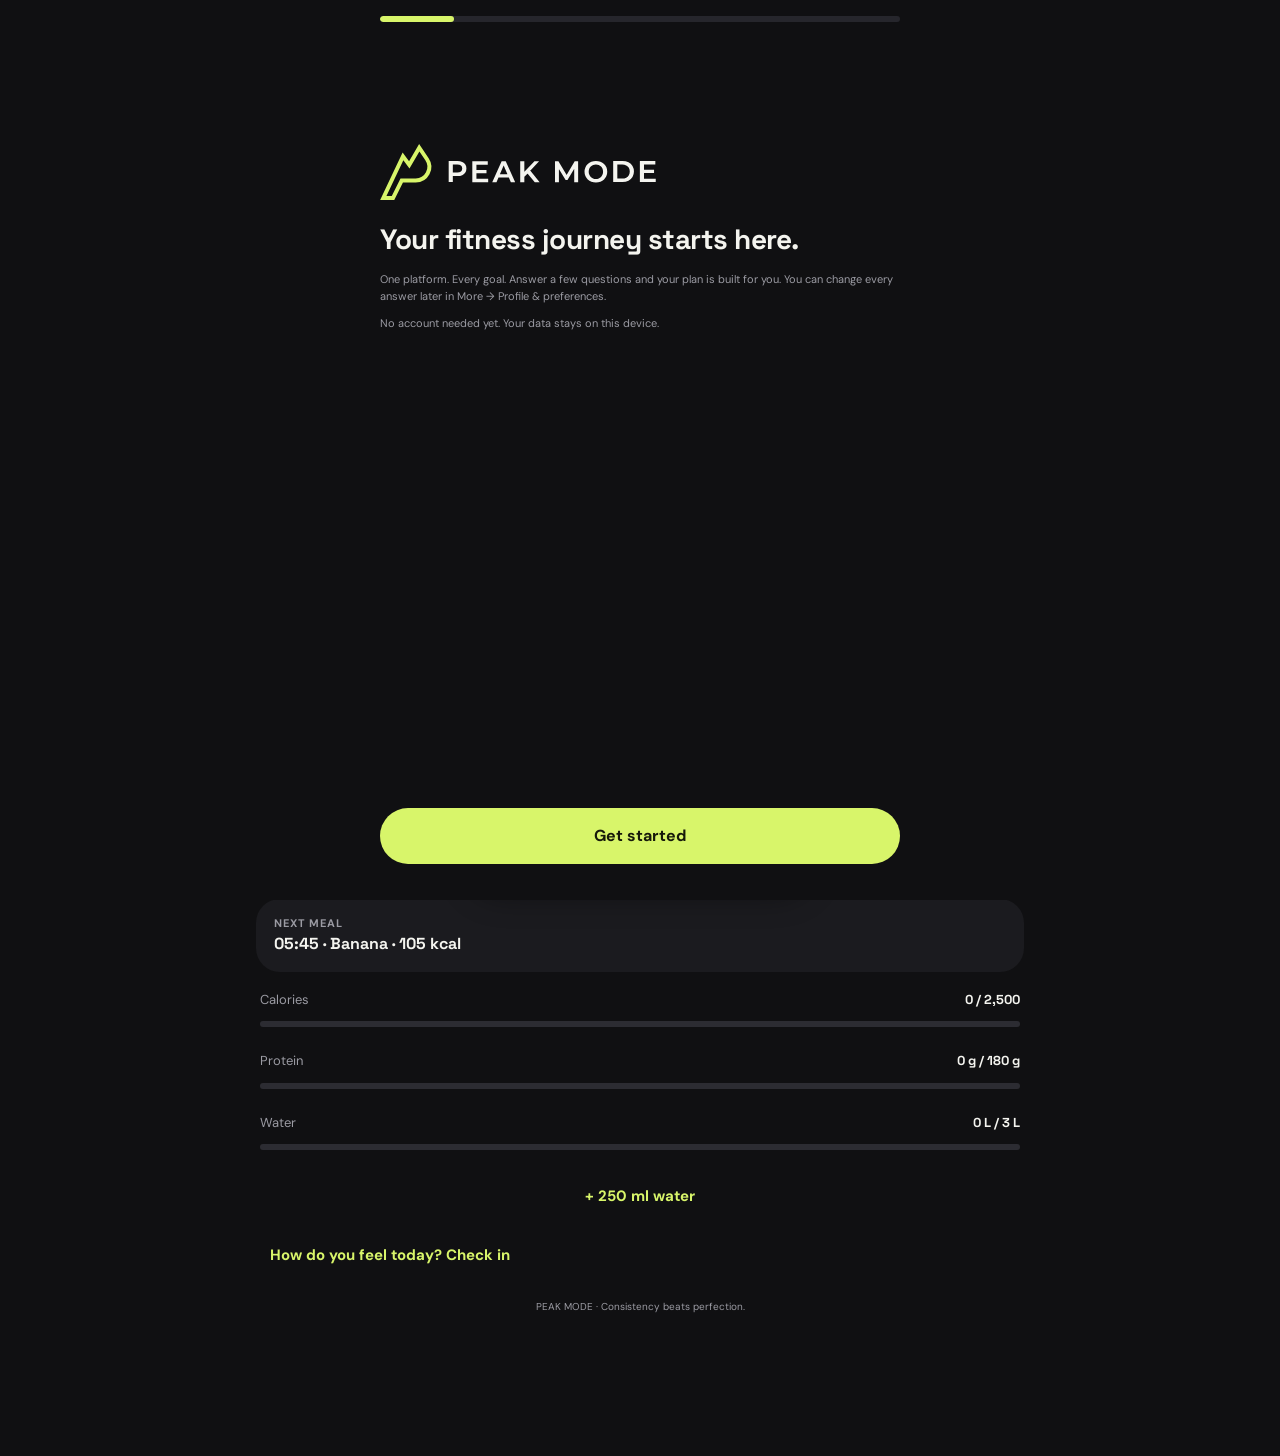
<file: index.html>
<!doctype html><html lang="en"><head><meta charset="utf-8"><script>try{document.documentElement.dataset.theme=JSON.parse(localStorage.getItem("peakModeLifetimeV1")||"{}").theme||"volt"}catch(e){}</script><meta name="viewport" content="width=device-width,initial-scale=1,viewport-fit=cover"><meta name="theme-color" content="#101012"><link rel="manifest" href="manifest.webmanifest"><link rel="icon" href="icon.svg" type="image/svg+xml"><link rel="apple-touch-icon" href="apple-touch-icon.png"><link rel="stylesheet" href="styles.css"><link rel="stylesheet" href="extras.css"><link rel="stylesheet" href="ui.css"><title>PEAK MODE</title></head><body><main class="app"><header><div><small id="greetSmall">PEAK MODE</small><h1 id="greet">Hi</h1></div><button id="settings">⚙</button></header><section class="hero"><div><small id="date"></small><h2>Build your best self.</h2><p id="phase">Train strong. Eat smart. Live better.</p></div><div class="streak"><b id="streak">0</b><small>DAY STREAK</small></div></section><div id="weekStrip"></div><nav><button class="active" data-page="today">Today</button><button data-page="food">Nutrition</button><button data-page="gym">Workout</button><button data-page="run">Run</button><button data-page="coach">Coach</button><button data-page="library">Library</button><button data-page="physique">Physique</button><button data-page="progress">Progress</button></nav>
<section id="today" class="page active"><div class="stats"><article><small>Calories</small><b>2,500</b><small>kcal target</small></article><article><small>Protein</small><b>180g</b><small>daily target</small></article><article><small>Water</small><b id="waterText">0 / 3L</b><small>hydration</small></article><article><small>Steps</small><b>8–10k</b><small>daily target</small></article></div><article class="card c-lime"><small>TRAINING</small><h3 id="todayWorkout">Upper Strength</h3><p id="todayDesc"></p><div id="todayExercises"></div><button class="primary" data-open="gym">Open workout</button></article><article class="card c-lav"><small>TODAY'S PLAN</small><h3>Training recommendation</h3><div id="coachToday"></div><button class="secondary" data-open="coach">Open check-in</button></article><article class="card"><small>TODAY'S INTAKE</small><h3>Calories and protein</h3><div id="intake"></div><p class="hint warn" id="backupNote" hidden>No recent backup. Photos and logs live only on this device, so export one in Progress → Backup.</p></article><article class="card" id="weekBars"></article><article class="card"><small>TODAY'S FOOD</small><h3>Meal schedule</h3><div id="todayMeals"></div><div id="customMeals"></div><button class="secondary" id="addMeal">+ Add another meal</button> <button class="secondary" data-open="food">Recipes & meal prep</button></article><article class="card"><small>HYDRATION</small><h3>Water tracker <span id="waterPct"></span></h3><div class="track"><i id="waterBar"></i></div><button class="secondary" id="add250">+250 ml</button> <button class="secondary" id="add500">+500 ml</button> <button class="link" id="resetWater">Reset</button><p class="hint">3 L is a starting target. Adjust for heat, sweating and thirst; don't force excessive water.</p></article><article class="card"><small>DAILY CHECKLIST</small><h3>Win the day</h3><div id="checks"></div></article></section>
<section id="food" class="page"><h2>Eat to perform</h2><article class="card"><div class="stats"><article><small>Calories</small><b>~2,500</b></article><article><small>Protein</small><b>~180g</b></article></div><p class="hint">Starting estimates. Actual calories and protein vary with fish type, edible portion, oil, coconut and recipes. Track your 7-day average weight for 2–3 weeks before adjusting.</p><div class="row"><button class="secondary" id="prevMenu">← Previous day</button><b id="menuTitle">Menu day 1 / 7</b><button class="secondary" id="nextMenu">Next day →</button></div><div id="menuMeals"></div></article><article class="card"><small>SUNDAY RESET</small><h3>90-minute prep plan</h3><div id="sunPrep"></div></article><article class="card"><small>MEAL PREPARATION</small><h3>Prep once, eat well</h3><div id="prep"></div></article><article class="card"><small>SHOPPING</small><h3>Weekly grocery list</h3><button class="link" id="copyList">Copy list</button><div id="groceries"></div></article></section>
<section id="gym" class="page"><h2>Strength + athleticism</h2><article class="card"><small>REST TIMER</small><div class="row"><b id="restClock" class="clock">0:00</b><div id="restBtns"><button class="secondary" data-s="60">1:00</button> <button class="secondary" data-s="90">1:30</button> <button class="secondary" data-s="120">2:00</button> <button class="secondary" data-s="180">3:00</button></div></div></article><article class="card" id="music"><small>WORKOUT MUSIC</small><h3>Your playlist</h3><div class="row2"><input id="plUrl" placeholder="Paste a Spotify or YouTube playlist link" aria-label="Playlist link"><button class="secondary" id="plSave">Save</button></div><div id="plEmbed"></div><div class="chips"><a href="https://open.spotify.com/search/workout%20motivation" target="_blank" rel="noopener">Spotify: workout</a><a href="https://www.youtube.com/results?search_query=gym+workout+music+mix" target="_blank" rel="noopener">YouTube: gym mix</a><a href="https://www.youtube.com/results?search_query=malayalam+gym+workout+songs" target="_blank" rel="noopener">Malayalam gym</a><a href="https://www.youtube.com/results?search_query=hip+hop+workout+mix" target="_blank" rel="noopener">Hip-hop</a></div><h3>Songs on this device</h3><p class="hint">Add songs you already own (MP3, M4A). They play offline and keep going with the screen locked.</p><audio id="aud" preload="none"></audio><div class="player"><div id="npTitle">Nothing playing</div><div class="ctl"><button id="mPrev" aria-label="Previous">Prev</button><button id="mPlay" aria-label="Play or pause">Play</button><button id="mNext" aria-label="Next">Next</button><button id="mShuf" aria-pressed="false" aria-label="Shuffle">Shuffle</button></div></div><div id="trackList"></div><label class="secondary file">Add songs<input id="addTracks" type="file" accept="audio/*" multiple></label></article><article class="card"><div class="row"><button class="secondary" id="prevWorkout">← Day</button><b id="workDay"></b><button class="secondary" id="nextWorkout">Day →</button></div><h3 id="workTitle"></h3><p id="workDesc"></p><div id="exerciseList"></div></article><article class="card"><small>PROGRESSION</small><h3>Your 90-day ramp</h3><p class="hint" id="rampNow"></p><ul id="rampList"><li>Weeks 1–2: return gradually, 3 reps in reserve, technique first.</li><li>Weeks 3–5: add reps, then small weight increases when every set is clean.</li><li>Week 6: deload; reduce sets by 40–50%.</li><li>Weeks 7–10: build steadily, usually 1–2 reps in reserve.</li><li>Week 11: consolidate and reduce fatigue.</li><li>Weeks 12–13: maintain strength; no forced max attempts.</li><li>After day 90: continue the weekly structure and schedule easier weeks every 5–8 weeks or as fatigue requires.</li></ul><p class="hint">Start conservatively after your training break. Avoid max attempts. Stop for sharp pain and adjust volume if recovery deteriorates.</p></article></section>
<section id="coach" class="page"><h2>Coach</h2><div id="coachBody"></div></section>
<section id="run" class="page"><h2>Run</h2><div id="runBody"></div></section>
<section id="library" class="page"><h2>Exercise library</h2><article class="card"><input id="lSearch" type="search" placeholder="Search exercises or muscles" aria-label="Search exercises"><div class="chips2" id="lMuscle"></div><div class="chips2" id="lEq"></div><div class="chips2" id="lLvl"></div><p class="hint" id="lStatus">Open this tab with internet once to load the library.</p><div id="lList"></div><button class="secondary" id="lMore" hidden>Show more</button><p class="hint">Exercise data and images: Free Exercise DB (public domain). Each demo shows start and end positions, not video.</p></article></section>
<section id="physique" class="page"><h2>Physique</h2><article class="card"><small>DAILY PHOTO</small><h3>Today’s check-in</h3><div class="seg" id="poseSeg"><button class="on" data-pose="Front">Front</button><button data-pose="Side">Side</button><button data-pose="Back">Back</button></div><p class="hint">Same spot, same light, same time of day, ideally in the morning before eating. Photos stay on this device.</p><p id="photoStatus" class="hint"></p><button class="primary" id="addPhoto">Take or choose photo</button></article><article class="card"><small>COMPARE</small><h3>Start vs latest</h3><div id="cmp"></div></article><article class="card"><small>TIMELINE</small><h3>All photos</h3><div id="gallery" class="gal"></div></article></section>
<section id="progress" class="page"><h2>Your progress</h2><article class="card"><small>BODY CHECK-IN</small><h3>Log measurements</h3><div class="form"><label>Weight kg<input id="weight" type="number" step=".1" placeholder="89.7"></label><label>Waist cm<input id="waist" type="number" step=".1"></label><label>Chest cm<input id="chest" type="number" step=".1"></label><label>Arm cm<input id="arm" type="number" step=".1"></label></div><button class="primary" id="saveMeasure">Save check-in</button><div id="wChart"></div><div id="measureHistory"></div></article><article class="card"><small>STRENGTH LOG</small><h3>Record a lift</h3><div class="form"><label>Exercise<select id="liftName"><option>Bench press</option><option>Squat</option><option>Deadlift</option><option>Overhead press</option><option>Barbell row</option></select></label><label>Weight kg<input id="liftWeight" type="number" step=".5"></label><label>Reps<input id="liftReps" type="number"></label><label>Sets<input id="liftSets" type="number"></label></div><button class="primary" id="saveLift">Save lift</button><div id="liftHistory"></div></article><article class="card"><small>BACKUP & RESTORE</small><p class="hint">Data is stored only in this browser on this device. Export backups regularly. GitHub Pages does not sync records between devices.</p><button class="secondary" id="export">Export backup</button> <label class="secondary file">Import backup<input id="import" type="file" accept="application/json"></label></article></section>
<footer>PEAK MODE · Consistency beats perfection.</footer></main><dialog id="settingsDialog"><div class="row"><h2>Daily reminders</h2><button id="close">✕</button></div><label>Workout<input id="tWorkout" type="time" value="05:45"></label><label>Breakfast<input id="tBreakfast" type="time" value="08:00"></label><label>Lunch<input id="tLunch" type="time" value="13:00"></label><label>Snack<input id="tSnack" type="time" value="16:30"></label><label>Dinner<input id="tDinner" type="time" value="20:00"></label><button class="primary" id="editProfile" type="button">Edit profile &amp; preferences</button><label>Your name<input id="tName" maxlength="24" autocomplete="given-name"></label><label>Theme<select id="tTheme"><option value="volt">Volt</option><option value="sunset">Sunset</option><option value="ember">Ember</option><option value="ocean">Ocean</option><option value="violet">Violet</option><option value="light">Light</option></select></label><label>Calorie target<input id="tKcal" type="number" inputmode="numeric"></label><label>Protein target (g)<input id="tProt" type="number" inputmode="numeric"></label><label>Water interval<select id="waterInterval"><option value="60">60 minutes</option><option value="90" selected>90 minutes</option><option value="120">2 hours</option></select></label><button class="primary" id="saveSettings">Save reminder times</button><button class="secondary" id="enable">Enable notifications</button><p class="hint">Notifications can fire while the app is open. Background notifications after iOS suspends/closes the app are not guaranteed with GitHub Pages alone; reliable push requires a push service/backend.</p></dialog><dialog id="recipeDialog"><div class="row"><h2 id="rTitle"></h2><button id="rClose" aria-label="Close">✕</button></div><div id="rBody"></div></dialog><dialog id="mealDialog"><div class="row"><h2>Add a meal</h2><button id="mClose" aria-label="Close">✕</button></div><label>What did you eat<input id="mName"></label><div class="form"><label>Calories (approx.)<input id="mKcal" type="number" inputmode="numeric"></label><label>Protein (g)<input id="mProt" type="number" inputmode="numeric"></label></div><button class="primary" id="mSave">Save meal</button></dialog><dialog id="photoDialog"><div class="row"><b id="pInfo"></b><button id="pClose" aria-label="Close">✕</button></div><img id="pImg" alt="" class="big"><button class="secondary" id="pDel">Delete photo</button></dialog><div id="toast"></div><script src="logo.js"></script><script src="app.js"></script><script src="extras.js"></script><script src="music.js"></script><script src="coach.js"></script><script src="plan.js"></script><script src="library.js"></script><script src="food.js"></script><script src="ui.js"></script><script src="run.js"></script><script src="flow.js"></script><script src="session.js"></script><script src="onboard.js"></script><script src="backup.js"></script><script src="safety.js"></script><script src="learn-data.js"></script><script src="learn.js"></script><script src="diag.js"></script><script>if('serviceWorker'in navigator)addEventListener('load',()=>navigator.serviceWorker.register('./sw.js').catch(()=>{}));</script></body></html>
</file>
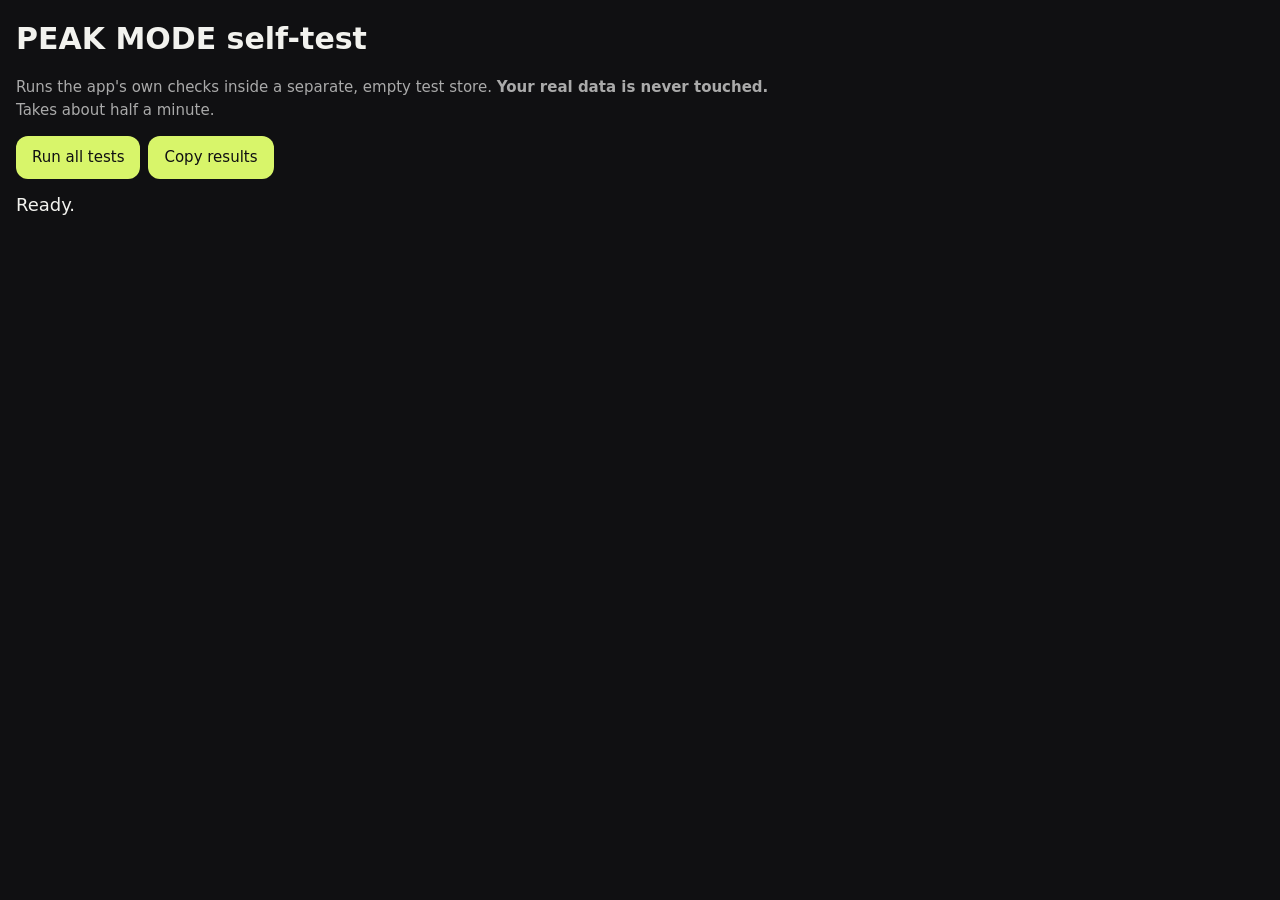
<file: tests.html>
<!doctype html>
<html lang="en"><head><meta charset="utf-8"><meta name="viewport" content="width=device-width,initial-scale=1"><title>PEAK MODE self-test</title>
<style>body{font:15px/1.5 system-ui,sans-serif;margin:0;padding:16px;background:#101012;color:#f2f2ee;max-width:760px}h1{margin:0 0 4px}h2{margin:18px 0 6px;font-size:16px;color:#d8f56a}button{font:inherit;padding:10px 16px;border-radius:12px;border:0;background:#d8f56a;color:#101012;margin-right:8px}.ok{color:#bde87a}.bad{color:#ff8a65;font-weight:600}#sum{font-size:18px;margin:12px 0}p{color:#aaa}iframe{position:absolute;left:-9999px;width:390px;height:844px;border:0}</style></head>
<body><h1>PEAK MODE self-test</h1>
<p>Runs the app's own checks inside a separate, empty test store. <b>Your real data is never touched.</b> Takes about half a minute.</p>
<button id="run">Run all tests</button><button id="copy" disabled>Copy results</button>
<div id="sum">Ready.</div><div id="out"></div><iframe id="app" title="test app"></iframe>
<script src="tests.js"></script></body></html>
</file>
<file: styles.css>
@import url('https://fonts.googleapis.com/css2?family=DM+Sans:wght@400;500;600;700&family=Space+Grotesk:wght@500;600;700&display=swap');*{box-sizing:border-box}body{margin:0;background:radial-gradient(ellipse at 80% -10%,var(--glow),transparent 40%),var(--bg);color:var(--text);font:15px 'DM Sans',sans-serif;line-height:1.5}.app{max-width:800px;margin:auto;padding:env(safe-area-inset-top) 16px 30px}header,.row,.hero{display:flex;align-items:center;justify-content:space-between;gap:12px}header{padding:20px 2px}small{font-size:10px;letter-spacing:1.5px;color:var(--green);font-weight:700}h1,h2,h3,b{font-family:'Space Grotesk',sans-serif}h1{font-size:25px;margin:2px 0}h1 span{color:var(--green)}h2{font-size:22px;margin:18px 0 12px}h3{font-size:18px;margin:5px 0 10px}p{color:var(--muted)}button{cursor:pointer;font:inherit}header button,.row button{background:var(--surf);color:var(--text);border:1px solid var(--line);border-radius:12px;padding:10px}.hero,.card{background:linear-gradient(145deg,var(--c1),var(--c2));border:1px solid var(--line);border-radius:19px;padding:18px;margin:14px 0}.hero h2{margin:5px 0}.hero p{margin:0}.streak{border:1px solid var(--strk-line);background:var(--strk-bg);border-radius:50%;width:68px;height:68px;display:grid;align-content:center;text-align:center;flex-shrink:0}.streak b{font-size:24px;color:var(--green)}.streak small{font-size:8px}.tabs,nav{display:flex;gap:5px;overflow:auto;background:var(--nav);border:1px solid var(--line);padding:5px;border-radius:14px;position:sticky;top:0;z-index:3}nav button{flex:1;min-width:65px;background:transparent;border:0;color:var(--muted);padding:10px 5px;border-radius:10px;font-weight:700;font-size:12px}nav button.active{background:var(--green);color:var(--ink)}.page{display:none}.page.active{display:block}.stats{display:grid;grid-template-columns:repeat(4,1fr);gap:8px}.stats article{background:var(--surf);padding:12px;border-radius:13px}.stats small{display:block;color:var(--muted);letter-spacing:0}.stats b{display:block;font-size:20px;margin:4px 0}.primary,.secondary,.link,.file{display:inline-block;border:0;border-radius:12px;padding:11px 14px;font-weight:700}.primary{background:var(--green);color:var(--ink);width:100%;margin:12px 0}.secondary,.file{background:var(--surf);border:1px solid var(--line);color:var(--text)}.link{background:none;color:var(--green)}.meal{padding:12px 0;border-bottom:1px solid var(--line)}.meal b{display:block}.meal small{letter-spacing:.5px}.meal p{font-size:12px;margin:4px 0}.meal details{font-size:12px;color:var(--muted)}.meal summary{color:var(--green);cursor:pointer}.hint{font-size:11px}.track{height:9px;background:var(--line);border-radius:20px;overflow:hidden;margin:12px 0}.track i{display:block;height:100%;width:0;background:var(--green)}.exercise{padding:11px 0;border-bottom:1px solid var(--line);display:grid;grid-template-columns:1fr auto;gap:8px}.exercise span,.exercise em{font-size:12px;color:var(--muted)}.exercise em{grid-column:1/-1;font-style:normal}.form{display:grid;grid-template-columns:1fr 1fr;gap:10px;margin:12px 0}label{display:grid;gap:5px;color:var(--muted);font-size:12px}input,select{background:var(--input);color:var(--text);border:1px solid var(--line);border-radius:9px;padding:10px;min-width:0;width:100%}.check{display:flex;align-items:center;gap:9px;padding:6px 0;color:var(--text);font-size:13px}.check input{width:auto;accent-color:var(--green)}.history{border-bottom:1px solid var(--line);padding:9px 0;font-size:12px;display:flex;justify-content:space-between;gap:8px}.history span{color:var(--muted)}.file input{display:none}footer{text-align:center;color:var(--muted);font-size:10px;padding:22px}dialog{background:var(--panel);color:var(--text);border:1px solid var(--line);border-radius:18px;width:min(92vw,440px);max-height:88vh;overflow:auto}dialog::backdrop{background:#000b}dialog label{margin:10px 0}#toast{position:fixed;bottom:20px;left:50%;transform:translateX(-50%);background:var(--green);color:var(--ink);padding:10px 15px;border-radius:12px;opacity:0;pointer-events:none;font-weight:700;font-size:12px}#toast.show{opacity:1}@media(max-width:560px){.stats{grid-template-columns:repeat(2,1fr)}.app{padding-left:12px;padding-right:12px}.hero,.card{padding:15px}.form{grid-template-columns:1fr 1fr}}
</file>
<file: extras.css>
:root,:root[data-theme=ember]{--bg:#130f0d;--panel:#1d1613;--line:#3a2c26;--text:#f6eee9;--muted:#b3a299;--green:#ff7a45;--ink:#1c0e07;--surf:#2a201b;--c1:#251b16;--c2:#191210;--glow:#3a1d12;--input:#0f0b0a;--nav:#17110f;--strk-bg:#3a2218;--strk-line:#a65a38;--warn:#f0c46a;color-scheme:dark}
:root[data-theme=ocean]{--bg:#08121c;--panel:#0f1d2b;--line:#1f3448;--text:#e8f3fb;--muted:#8fa8bb;--green:#38bdf8;--ink:#04202e;--surf:#162a3b;--c1:#122537;--c2:#0c1a28;--glow:#0f3552;--input:#060e16;--nav:#0b1722;--strk-bg:#123a52;--strk-line:#2d7aa3;--warn:#f0c46a;color-scheme:dark}
:root[data-theme=violet]{--bg:#100c1a;--panel:#191328;--line:#30264a;--text:#f1ecfb;--muted:#a79dc2;--green:#a78bfa;--ink:#150b30;--surf:#231b38;--c1:#1f1733;--c2:#150f25;--glow:#2a1a52;--input:#0c0814;--nav:#130e20;--strk-bg:#2e2250;--strk-line:#7a63c9;--warn:#f0c46a;color-scheme:dark}
:root[data-theme=light]{--bg:#f5f3ef;--panel:#ffffff;--line:#ddd8cf;--text:#1d1b18;--muted:#6b655c;--green:#c2410c;--ink:#ffffff;--surf:#ebe7e0;--c1:#ffffff;--c2:#faf8f5;--glow:#ffe3d0;--input:#ffffff;--nav:#ece8e1;--strk-bg:#ffe8d9;--strk-line:#c2410c;--warn:#9a5b00;color-scheme:light}

:focus-visible{outline:2px solid var(--green);outline-offset:2px}
nav{top:env(safe-area-inset-top,0)}
.seg{display:flex;gap:6px;margin:8px 0}.seg button{flex:1;background:var(--surf);color:var(--text);border:1px solid var(--line);border-radius:10px;padding:10px;font-weight:700}.seg button.on{background:var(--green);color:var(--ink);border-color:var(--green)}
.cmp{display:grid;grid-template-columns:1fr 1fr;gap:10px}
figure{margin:0}figure img{width:100%;aspect-ratio:3/4;object-fit:cover;border-radius:12px;border:1px solid var(--line);display:block}figcaption{font-size:11px;color:var(--muted);margin-top:4px}figcaption b{color:var(--text)}
.gal{display:grid;grid-template-columns:repeat(3,1fr);gap:8px}.gal figure{cursor:pointer}
dialog .big{width:100%;max-height:60vh;object-fit:contain;border-radius:12px;margin:10px 0}
.bar{margin:10px 0}.bar span{font-size:12px;color:var(--muted)}.bar b{color:var(--text)}
.meal .check{align-items:flex-start;padding:0}.meal .check span{display:block}.meal.eaten{opacity:.62}.meal.eaten b{text-decoration:line-through}
.acts{display:flex;gap:14px;flex-wrap:wrap}.acts .link,.meal>.link{padding:6px 0;font-size:12px}
.mp{width:96px;height:96px;object-fit:cover;border-radius:10px;border:1px solid var(--line);margin-top:6px}
.exercise.has{grid-template-columns:auto 1fr auto}.exercise.has input{width:20px;height:20px;accent-color:var(--green)}
.clock{font-size:34px;color:var(--green);min-width:80px}#restBtns{display:flex;gap:6px;flex-wrap:wrap}#restBtns button{padding:9px 10px}
.chart{width:100%;height:auto;max-height:140px}.warn{color:var(--warn)}.soft{color:var(--muted);letter-spacing:0;font-weight:400;font-size:12px}
.tip{font-size:12px;color:var(--green)}dialog ol{color:var(--muted);padding-left:20px;font-size:13px}dialog li{margin:6px 0}dialog h3{margin:14px 0 4px}
@media(prefers-reduced-motion:no-preference){#toast{transition:opacity .2s}}

.row2{display:flex;gap:8px;margin:8px 0}.row2 input{flex:1}.chips{display:flex;flex-wrap:wrap;gap:8px;margin:10px 0}.chips a{background:var(--surf);border:1px solid var(--line);color:var(--text);border-radius:20px;padding:7px 12px;font-size:12px;text-decoration:none;font-weight:600}
#plEmbed iframe{border:0;border-radius:12px;margin:8px 0}#plEmbed a{font-size:12px;color:var(--green)}
.player{background:var(--surf);border-radius:14px;padding:12px;margin:10px 0}#npTitle{font-weight:700;margin-bottom:8px;overflow:hidden;text-overflow:ellipsis;white-space:nowrap}
.ctl{display:flex;gap:8px}.ctl button{flex:1;background:var(--panel);color:var(--text);border:1px solid var(--line);border-radius:10px;padding:10px;font-size:16px}#mPlay{background:var(--green);color:var(--ink);border-color:var(--green)}.ctl button[aria-pressed=true]{border-color:var(--green);color:var(--green)}
.trk{display:flex;align-items:center;gap:8px;border-bottom:1px solid var(--line);padding:4px 0}.trk>button:first-child{flex:1;text-align:left;overflow:hidden;text-overflow:ellipsis;white-space:nowrap;color:var(--text)}.trk.on>button:first-child{color:var(--green)}
nav{overflow-x:auto}nav button{flex:none}#coachBody ul{color:var(--muted);padding-left:18px;font-size:13px}#coachBody li{margin:6px 0}#coachBody input[type=range]{width:100%;accent-color:var(--green)}

.chips2{display:flex;flex-wrap:wrap;gap:6px;margin:8px 0}.chips2 button{background:var(--surf);color:var(--text);border:1px solid var(--line);border-radius:18px;padding:6px 11px;font-size:12px;font-weight:600}.chips2 button.on{background:var(--green);color:var(--ink);border-color:var(--green)}
.lrow{display:flex;gap:10px;align-items:center;width:100%;text-align:left;background:none;border:0;border-bottom:1px solid var(--line);padding:8px 0;color:var(--text)}.lrow img,.lrow .ph{width:56px;height:56px;border-radius:10px;object-fit:cover;background:var(--surf);flex:none}.lrow b{display:block;font-size:14px}.lrow small{color:var(--muted);font-size:11px}
#eMedia{position:relative;background:var(--surf);border-radius:14px;min-height:120px;margin:8px 0;overflow:hidden}#eMedia img{width:100%;max-height:50vh;object-fit:contain;display:block}.fl{position:absolute;left:8px;bottom:6px;font-size:11px;color:var(--muted)}#eMedia p{padding:16px}
#eMedia.fs{position:fixed;inset:0;z-index:999;background:#000;border-radius:0;display:flex;align-items:center}#eMedia.fs img{max-height:100vh}
.demo{background:none;border:1px solid var(--line);color:var(--green);border-radius:12px;padding:2px 8px;font-size:11px;font-weight:700;margin-left:6px}#exDialog{max-width:520px}input[type=search]{width:100%}
</file>
<file: ui.css>
:root{--cA:var(--green);--onA:var(--ink);--cB:var(--surf);--onB:var(--text);--cC:var(--surf);--onC:var(--text)}
:root[data-theme=volt]{--bg:#101012;--panel:#1b1b1f;--line:#2c2c32;--text:#f4f4ef;--muted:#9b9ba3;--green:#d8f56a;--ink:#16190a;--surf:#26262c;--c1:#1c1c20;--c2:#17171a;--glow:#1d2410;--input:#121214;--nav:#1b1b1f;--strk-bg:#2a3216;--strk-line:#d8f56a;--warn:#f0c46a;--cA:#d8f56a;--onA:#16190a;--cB:#a99bf5;--onB:#1a1433;--cC:#e3bdf3;--onC:#2a1233;color-scheme:dark}
:root[data-theme=sunset]{--bg:#ededf0;--panel:#fafafb;--line:#dcdce2;--text:#17171a;--muted:#6c6c76;--green:#e8591a;--ink:#fff;--surf:#f1f1f5;--c1:#fff;--c2:#fafafc;--glow:#f3e6ff;--input:#fff;--nav:#fff;--strk-bg:#fde3d6;--strk-line:#e8591a;--warn:#9a5b00;--cA:#e8591a;--onA:#fff;--cB:#dde3f5;--onB:#17171a;--cC:#f1f1f5;--onC:#17171a;color-scheme:light}
nav{display:none}.app{padding-bottom:120px}header h1{font-size:28px;letter-spacing:-.5px;margin:2px 0 0}header h1 span{color:inherit}
#today>h2{display:none}.hero{background:none!important;border:0!important;box-shadow:none!important;padding:4px 0!important}.hero h2{font-size:26px;letter-spacing:-.5px}
#weekStrip{display:flex;gap:6px;justify-content:space-between;margin:12px 0 4px}.wd{flex:1;display:flex;flex-direction:column;align-items:center;gap:4px;padding:8px 0;border-radius:22px;color:var(--muted)}.wd b{font-size:15px;color:var(--text)}.wd small{font-size:10px;letter-spacing:.08em}.wd.on{background:var(--green)}.wd.on b,.wd.on small{color:var(--ink)}.wd i{width:5px;height:5px;border-radius:50%}.wd i.dot{background:var(--green)}.wd.on i.dot{background:var(--ink)}
.card{border-radius:28px;padding:20px;border:0;background:var(--panel)}.stats{display:grid;grid-template-columns:1fr 1fr;gap:12px;margin:14px 0}.stats article{border-radius:26px;padding:18px;border:0;min-height:110px;display:flex;flex-direction:column;justify-content:space-between}.stats b{font-size:30px;letter-spacing:-1px}
.stats article:nth-child(1){background:var(--cC);color:var(--onC)}.stats article:nth-child(2){background:var(--cB);color:var(--onB)}.stats article:nth-child(3){background:var(--surf)}.stats article:nth-child(4){background:var(--cA);color:var(--onA)}.stats article:nth-child(1) small,.stats article:nth-child(2) small,.stats article:nth-child(4) small{color:inherit;opacity:.7}
.c-lime,.c-lav{background:var(--cA);color:var(--onA)}.c-lav{background:var(--cB);color:var(--onB)}.c-lime small,.c-lav small,.c-lime p,.c-lav p,.c-lime .hint,.c-lav .hint{color:inherit;opacity:.75}.c-lime h3{font-size:26px;letter-spacing:-.5px}
.c-lime .primary,.c-lav .secondary{background:var(--onA);color:var(--cA);border-radius:30px;border:0}.c-lav .secondary{background:var(--onB);color:var(--cB)}.c-lime .exercise,.c-lime .exercise *{color:inherit;border-color:#0002}.c-lime .demo{color:var(--onA);border-color:#0004}
.primary,.secondary,button.secondary{border-radius:30px}.tip{border-radius:16px}
.ringbox{display:flex;gap:18px;align-items:center;margin-bottom:12px}.ringbox b{font-size:34px;letter-spacing:-1px;display:block}.ringbox small{display:block;color:var(--muted)}.rbg{fill:none;stroke:var(--surf);stroke-width:14}.rfg{fill:none;stroke:var(--green);stroke-width:14;stroke-linecap:round}
.bars{display:flex;gap:8px;align-items:flex-end;height:150px;margin-top:14px}.bc{flex:1;height:100%;display:flex;flex-direction:column;justify-content:flex-end;align-items:center;gap:6px}.bc span{font-size:11px;color:var(--muted)}.bc i{width:100%;border-radius:20px;background:var(--green);min-height:14px}.bc.f i{opacity:.3}.bc small{font-size:11px}
dialog{border-radius:28px}
#dock{position:fixed;left:50%;transform:translateX(-50%);bottom:calc(14px + env(safe-area-inset-bottom,0px));z-index:50;display:flex;gap:10px;padding:10px;background:color-mix(in srgb,var(--panel) 88%,transparent);backdrop-filter:blur(14px);-webkit-backdrop-filter:blur(14px);border:1px solid var(--line);border-radius:44px;box-shadow:0 10px 30px #0006}
#dock button{width:52px;height:52px;border-radius:50%;border:0;background:var(--surf);color:var(--text);display:grid;place-items:center;padding:0}#dock button.on{background:var(--green);color:var(--ink)}#dock svg{width:24px;height:24px;fill:none;stroke:currentColor;stroke-width:2;stroke-linecap:round;stroke-linejoin:round}
.moregrid{display:grid;grid-template-columns:1fr 1fr;gap:10px;margin-top:12px}.moregrid button{background:var(--surf);color:var(--text);border:0;border-radius:22px;padding:22px 10px;font-weight:700}
.bc i.z{background:var(--surf)}
.streak small{font-size:8px;letter-spacing:.06em}.streak{min-width:68px}

#ob{position:fixed;inset:0;z-index:300;background:var(--bg);overflow:auto;padding:calc(16px + env(safe-area-inset-top,0px)) 18px calc(24px + env(safe-area-inset-bottom,0px))}#ob[hidden]{display:none}.obin{max-width:520px;margin:0 auto;min-height:100%;display:flex;flex-direction:column;gap:14px}
.obtop{display:flex;align-items:center;gap:12px}.obtop #obBack{background:var(--surf);color:var(--text);border:0;border-radius:50%;width:40px;height:40px}.obbar{flex:1;height:6px;background:var(--surf);border-radius:6px;overflow:hidden}.obbar i{display:block;height:100%;background:var(--green);border-radius:6px;transition:width .25s}
#obBody{flex:1;display:flex;flex-direction:column;gap:12px}#obBody h2{font-size:28px;letter-spacing:-.5px;margin:6px 0 0}.obhero{margin-top:12vh}.obhero h1{font-size:44px;letter-spacing:-1px}.obhero h1 span{color:var(--green)}
.obg{display:flex;flex-wrap:wrap;gap:8px}.opt{background:var(--surf);color:var(--text);border:2px solid transparent;border-radius:24px;padding:12px 16px;font-weight:700;font-size:14px}.opt.on{background:var(--green);color:var(--ink)}[data-grp=goals] .opt{flex:1 1 44%;text-align:left;border-radius:20px;padding:16px}
.obnext{width:100%;padding:16px;font-size:16px;border-radius:32px;position:sticky;bottom:0}textarea{width:100%;background:var(--input);color:var(--text);border:1px solid var(--line);border-radius:14px;padding:12px;font:inherit}
#obSkip[hidden],#obBack[hidden],#obEq[hidden]{display:none!important}
.big{font-size:64px!important;letter-spacing:-2px;margin:4px 0}.rstats{display:flex;gap:10px;margin:6px 0}.rstats div{flex:1}.rstats b{font-size:24px;display:block}#rCv,#dCv{width:100%;height:auto;background:#0001;border-radius:18px;margin:8px 0}

/* v11 calm layout */
#today>:not(#home){display:none}#weekStrip,#food [data-open=food]{display:none}#home{display:flex;flex-direction:column;gap:14px;margin-top:6px}
.hero2{padding:26px}.hero2 h2{font-size:34px;letter-spacing:-1px;margin:6px 0 4px}.hero2 p{margin:0 0 18px;font-size:16px}.hero2 .primary{width:100%;padding:16px;font-size:17px}
.nextmeal{background:var(--panel);color:var(--text);border:0;border-radius:24px;padding:16px 18px;text-align:left}.nextmeal small{display:block;color:var(--muted);letter-spacing:.08em;font-size:11px}.nextmeal b{font-size:16px}
.plines{display:flex;flex-direction:column;gap:12px;padding:4px 4px 0}.pl>div:first-child{display:flex;justify-content:space-between;font-size:13px;margin-bottom:6px}.pl span{color:var(--muted)}.pl .track{height:6px}.pl .track i{transition:width .6s}#home>.link{align-self:flex-start}
#subnav{margin:6px 0 10px}#subnav[hidden]{display:none}
#dock{gap:6px}#dock button{width:auto;height:52px;border-radius:30px;padding:0 18px;display:flex;gap:8px;align-items:center}#dock button span{font-size:13px;font-weight:700;display:none}#dock button.on span{display:inline}
.tl{position:relative}.tli{display:flex;gap:14px;position:relative;padding-bottom:14px}.tli::before{content:'';position:absolute;left:15px;top:34px;bottom:0;width:2px;background:var(--line)}.tli:last-child::before{display:none}
.tk{flex:none}.tk input{appearance:none;-webkit-appearance:none;width:32px;height:32px;border-radius:50%;border:2px solid var(--line);background:var(--panel);margin:0;position:relative}.tk input:checked{background:var(--green);border-color:var(--green);animation:pop .3s}.tk input:checked::after{content:'';position:absolute;left:10px;top:4px;width:7px;height:14px;border:solid var(--ink);border-width:0 3px 3px 0;transform:rotate(45deg)}
.tb{flex:1;border-radius:22px;padding:2px 0}.tb b{display:block}.tb p{margin:2px 0 4px;color:var(--muted);font-size:13px}.tli.next .tb{background:var(--cA);color:var(--onA);padding:14px}.tli.next .tb p,.tli.next .tb small{color:inherit;opacity:.75}.tli.next .link{color:var(--onA)}.tli.later{opacity:.5}.tli.next .tk input{border-color:var(--green)}
@keyframes pop{50%{transform:scale(1.3)}}.pop{animation:pop .25s}
#startRow{margin:0 0 12px}#startRow .primary{width:100%;padding:18px;font-size:17px}.wrow{display:flex;align-items:center;gap:12px;width:100%;background:none;border:0;border-bottom:1px solid var(--line);padding:12px 0;color:var(--text);text-align:left}.wrow span{width:36px;color:var(--muted);font-size:12px}.wrow b{flex:1;font-size:14px}.wrow em{font-style:normal;color:var(--muted);font-size:12px}.wrow.on b{color:var(--green)}
#fab{position:fixed;right:16px;bottom:calc(92px + env(safe-area-inset-bottom,0px));z-index:55;width:48px;height:48px;border-radius:50%;border:1px solid var(--line);background:var(--panel);color:var(--text);display:grid;place-items:center;padding:0;box-shadow:0 6px 20px #0005}#fab svg{width:22px;height:22px;fill:none;stroke:currentColor;stroke-width:2;stroke-linecap:round;stroke-linejoin:round}#fab.live{background:var(--green);color:var(--ink);animation:pulse 1.8s infinite}@keyframes pulse{50%{box-shadow:0 0 0 8px #d8f56a33}}
.sheet{width:min(560px,100%);margin:auto auto 0;border-radius:28px 28px 0 0}.sheet #music{box-shadow:none;padding:0;background:none}
#ses{position:fixed;inset:0;z-index:320;background:var(--bg);overflow:auto;padding:calc(14px + env(safe-area-inset-top,0px)) 18px calc(24px + env(safe-area-inset-bottom,0px))}#ses[hidden]{display:none}.sin{max-width:520px;margin:0 auto}.stop{display:flex;justify-content:space-between;align-items:center}.stop button{width:40px;height:40px;border-radius:50%;border:0;background:var(--surf);color:var(--text)}.stop b{font-size:13px;color:var(--muted)}
#sBody{display:flex;flex-direction:column;gap:14px;margin-top:12px}#sBody h1{font-size:34px;letter-spacing:-1px;margin:0}.sset{font-size:18px;font-weight:700;color:var(--green);margin:0}.sdemo{background:var(--surf);border-radius:24px;min-height:190px;display:grid;place-items:center;overflow:hidden}.sdemo img{width:100%;max-height:34vh;object-fit:contain}.sdemo p{padding:20px}
.stpr{display:flex;gap:12px}.stp{flex:1;background:var(--surf);border-radius:22px;padding:12px}.stp small{color:var(--muted)}.stp div{display:flex;align-items:center;gap:6px;margin-top:6px}.stp input{width:100%;min-width:0;text-align:center;font-size:26px;font-weight:800;background:none;border:0;color:var(--text)}.stp button{width:40px;height:40px;border-radius:50%;border:0;background:var(--panel);color:var(--text);font-size:20px}
.big2{width:100%;padding:20px;font-size:20px;border-radius:36px}.rclock{font-size:96px;font-weight:800;letter-spacing:-3px;text-align:center;margin:20px 0}.rbtns{display:flex;gap:10px}.rbtns button{flex:1;padding:16px}
.sring{width:150px;height:150px;align-self:center}.sring .rfg{transition:stroke-dashoffset 1.2s ease-out}.stick{stroke:var(--green);stroke-width:7;stroke-linecap:round;stroke-linejoin:round}.sgrid{display:flex;gap:10px}.sgrid div{flex:1;background:var(--panel);border-radius:22px;padding:16px;text-align:center}.sgrid b{font-size:26px;display:block}.sgrid small{color:var(--muted)}
@media(prefers-reduced-motion:reduce){*{animation:none!important;transition:none!important}}
.hero2 h2{line-height:1.05}
#dock button{padding:0 14px}#dock{gap:4px}
#rEnd[hidden],#rDraft[hidden]{display:none!important}#rCv{min-height:120px}

.lim,.warnline{display:block;grid-column:1/-1;width:100%;margin:6px 0 0;color:var(--warn);font-size:12px;font-weight:600}.warnline{margin:4px 0}#rampList li.now{font-weight:700;color:var(--green)}
.plogo{display:block;max-width:100%}.plogo .pm{fill:var(--green)}.plogo .pw{fill:var(--text)}.brandlogo{margin:0 0 12px}.oblogo{margin-bottom:18px}

.learn small{letter-spacing:.06em}.learn b{display:block;margin:6px 0 4px;font-size:16px}.lrow2{display:flex;gap:14px;align-items:center;margin-top:8px}
.qopts{display:grid;gap:8px;margin-top:10px}.qopts button{text-align:left;padding:12px 14px;border-radius:14px;border:1px solid color-mix(in srgb,var(--text) 16%,transparent);background:color-mix(in srgb,var(--text) 7%,transparent);color:var(--text);font:inherit}
.qopts button.ok{background:color-mix(in srgb,var(--green) 30%,transparent);border-color:var(--green)}.qopts button.bad{border-color:var(--warn);color:var(--warn)}
.rlearn{margin-top:18px;text-align:left}.rl{padding:14px;border-radius:18px;background:color-mix(in srgb,var(--text) 7%,transparent)}.rl small{letter-spacing:.06em;opacity:.8}.rl>b{display:block;margin:4px 0 8px;font-size:17px}
.ltabs{display:flex;gap:6px;margin:8px 0 10px}.ltabs button{flex:1;padding:8px 6px;border-radius:12px;border:1px solid color-mix(in srgb,var(--text) 16%,transparent);background:none;color:var(--text);font:inherit}.ltabs button.on,.lm.on{background:var(--green);color:#101012;border-color:var(--green)}
.lh{margin:8px 0 4px;font-size:12px;opacity:.7;text-transform:uppercase;letter-spacing:.05em}.lchips{display:flex;flex-wrap:wrap;gap:6px}.lm{padding:7px 11px;border-radius:99px;border:1px solid color-mix(in srgb,var(--text) 22%,transparent);background:none;color:var(--text);font:inherit;font-size:13px}.lm.p{border-color:var(--green)}
.ldet{margin-top:10px;padding:10px 12px;border-radius:14px;background:color-mix(in srgb,var(--text) 6%,transparent)}.ldet b{display:inline}.ldet small{display:block;opacity:.75;margin:2px 0 6px}.ldet p,.lmu p,.rl p{margin:6px 0;font-size:14px;line-height:1.45}
#mguide{position:fixed;inset:0;z-index:340;background:var(--bg);color:var(--text);overflow:auto;padding:calc(14px + env(safe-area-inset-top,0px)) 18px calc(24px + env(safe-area-inset-bottom,0px))}#mguide[hidden]{display:none}.mgtop{display:flex;align-items:center;gap:14px;margin-bottom:10px}.mgtop button{width:40px;height:40px;border-radius:14px;border:0;background:color-mix(in srgb,var(--text) 10%,transparent);color:var(--text);font-size:18px}
#mgSearch{width:100%;margin:6px 0 12px;padding:12px 14px;border-radius:14px;border:1px solid color-mix(in srgb,var(--text) 18%,transparent);background:color-mix(in srgb,var(--text) 6%,transparent);color:var(--text);font:inherit;box-sizing:border-box}
#mgList h3{margin:16px 0 6px}.lmu{border-bottom:1px solid color-mix(in srgb,var(--text) 12%,transparent);padding:10px 0}.lmu summary{cursor:pointer;list-style:none}.lmu summary small{display:block;opacity:.7;margin-top:2px}
#ses .rclock{font-size:68px;margin:6px 0 2px;line-height:1.05}#ses .rbtns{margin-top:6px}#ses .rbtns button{min-height:50px;padding-top:10px;padding-bottom:10px}#ses .rlearn{margin-top:12px}
#ses .rbtns button{height:52px;min-height:52px;padding:0 12px;align-self:center}
</file>
